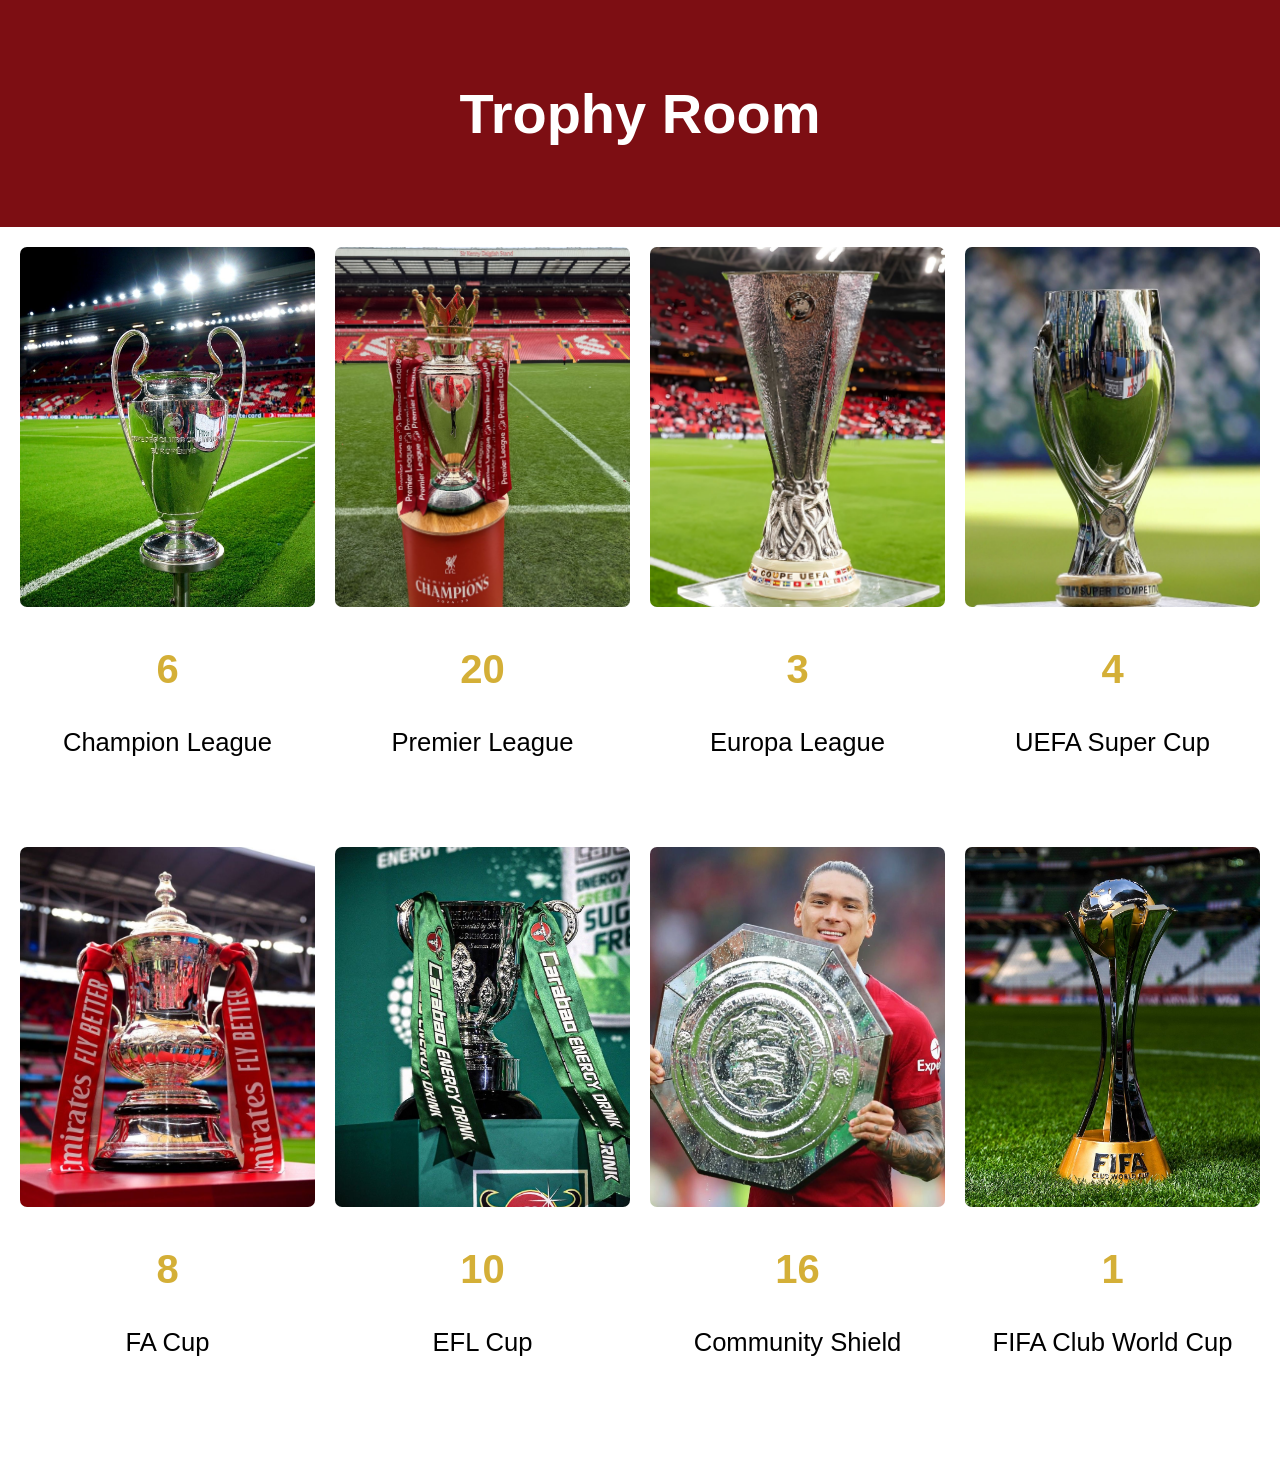
<file: trophy-mobile.html>
<!doctype html>
<html lang="en">
  <head>
    <meta charset="UTF-8" />
    <meta name="viewport" content="width=device-width, initial-scale=1.0" />
    <title>Trophy Room Mobile</title>
    <link rel="stylesheet" href="css/trophy-mobile.css" />
    <link rel="stylesheet" href="css/general.css" />
  </head>
  <body>
    <section class="trophy-page">
      <div class="trophy-title fade-in">
        <h3 class="title-name">Trophy Room</h3>
      </div>

      <div class="trophy-container"></div>
    </section>

    <script src="js/trophy.js"></script>
  </body>
</html>
</file>
<file: css/trophy-mobile.css>
.trophy-page {
  display: flex;
  flex-direction: column;
}

.trophy-title {
  background-color: var(--red);
  text-align: center;
  padding: 25px 0;
}

.trophy-title .title-name {
  font-size: 3.5rem;
  color: white;
}

.trophy-container {
  margin: 20px;
  display: grid;
  grid-template-columns: 1fr 1fr 1fr 1fr;
  column-gap: 20px;
}

.errMsg {
  grid-template-columns: 1fr;
  text-align: center;
}

.trophy-card {
  height: 600px;
}

/* FadeIn animation */
.fade-in {
  opacity: 0;
  transform: translateY(30px);
  transition:
    opacity 0.8s ease,
    transform 0.8s ease;
}

.fade-in.show {
  opacity: 1;
  transform: translateY(0);
}

.trophy-thumbnail {
  width: 100%;
  height: 60%;
  overflow: hidden;
  border-radius: 7px;
}

.trophy-image {
  width: 100%;
  height: 100%;
  object-fit: cover;
  object-position: center;
  cursor: pointer;
  transition: transform 0.3s ease;
}

.trophy-image:hover {
  transform: scale(1.06);
}

.trophy-info {
  width: 100%;
  display: flex;
  flex-direction: column;
  justify-content: center;
  align-items: center;
  padding: 30px 0;
}

.trophy-number {
  font-size: 2.5rem;
  color: var(--gold);
  font-weight: bold;
  margin: 10px 0;
}

.trophy-name {
  font-size: 1.6rem;
  white-space: nowrap;
}

/* Desktop */
@media (max-width: 1000px) {
  .trophy-container {
    grid-template-columns: 1fr 1fr 1fr 1fr;
  }
}

/* Small laptops */
@media (max-width: 1000px) {
  .trophy-container {
    grid-template-columns: 1fr 1fr 1fr;
  }
}

/* Tablets */
@media (max-width: 800px) {
  .trophy-container {
    grid-template-columns: 1fr 1fr;
  }
}

/* Mobile */
@media (max-width: 600px) {
  .trophy-container {
    margin-top: 20px;
    display: grid;
    grid-template-columns: 1fr;
    column-gap: 20px;
  }

  .trophy-title {
    padding: 10px 0;
  }

  .trophy-title .title-name {
    white-space: nowrap;
    font-size: 2rem;
  }
}
</file>
<file: css/general.css>
html {
  scroll-behavior: smooth;
}

body {
  margin: 0;
  padding: 0;
  font-family: Arial, Helvetica, sans-serif;
  box-sizing: border-box;
}

:root {
  --red: #7d0e13;
  --gold: #d4af37;
  --green: #00967f;
}
</file>
